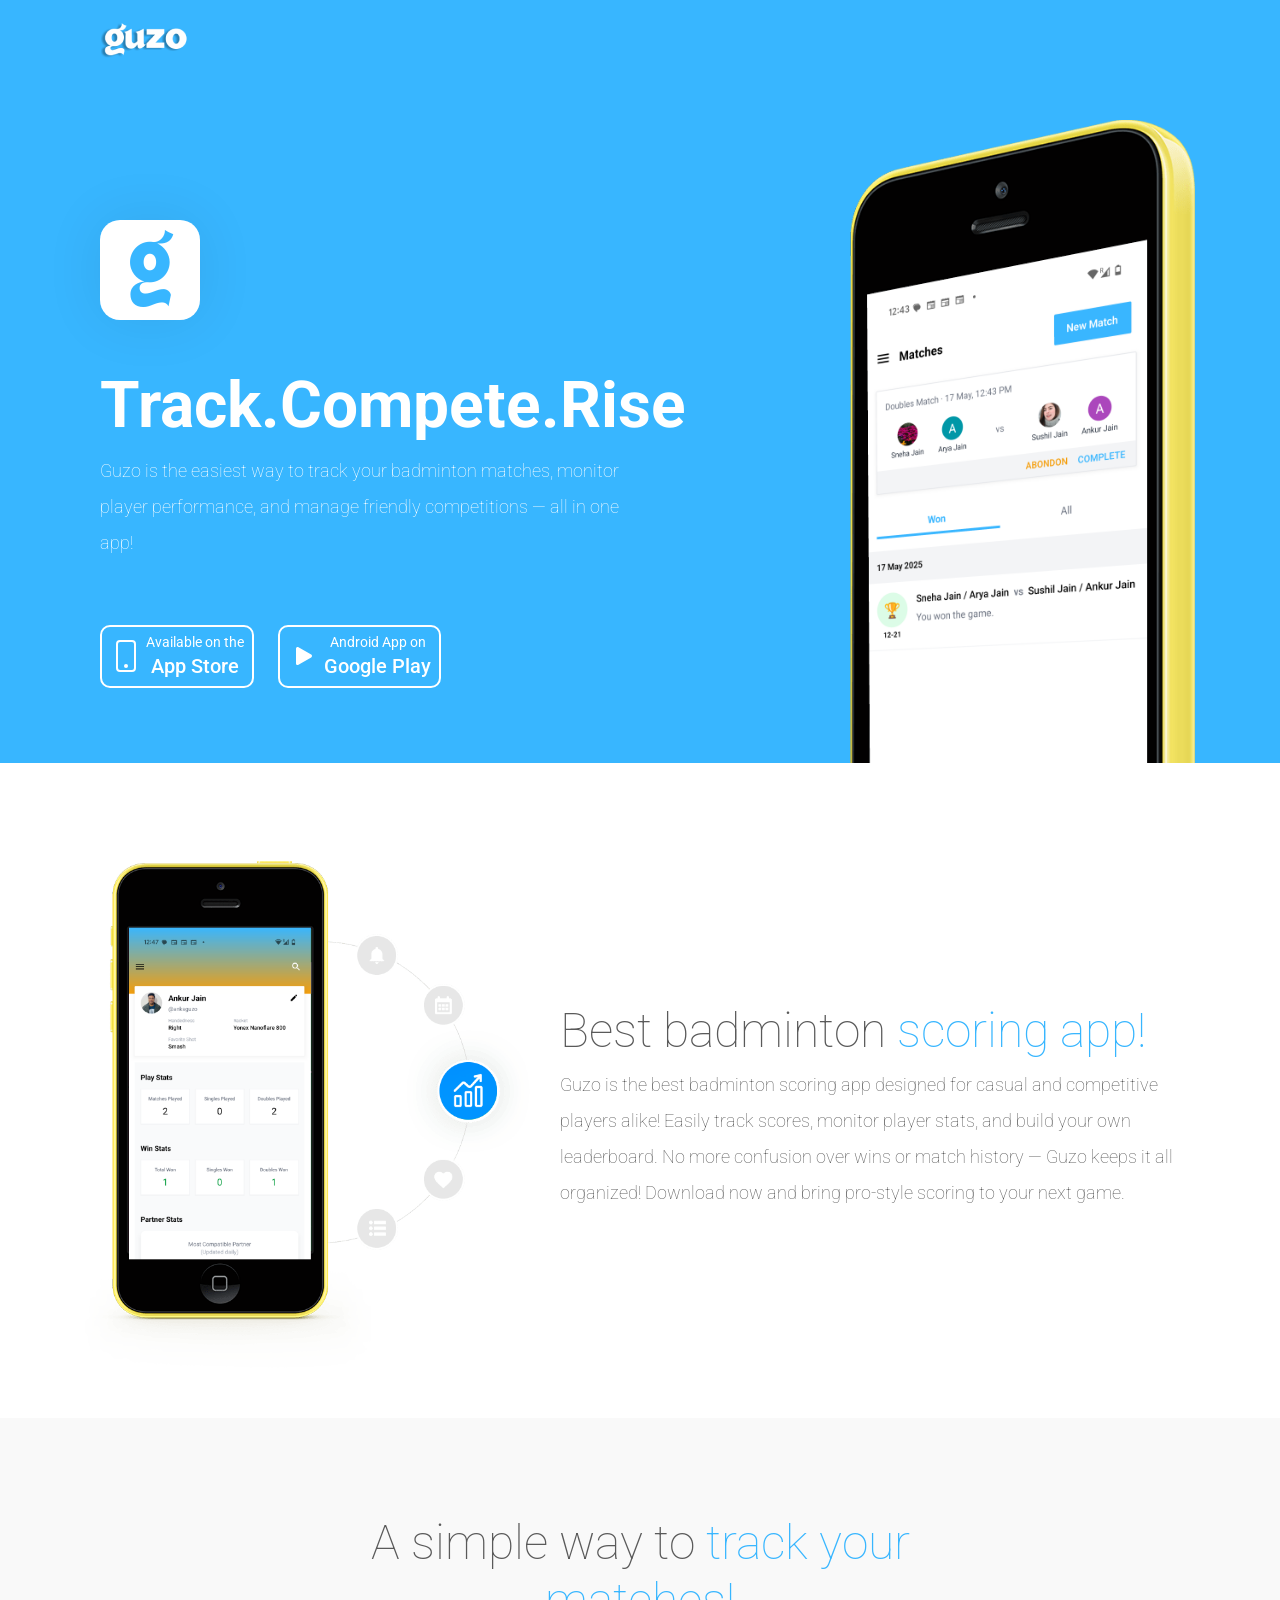
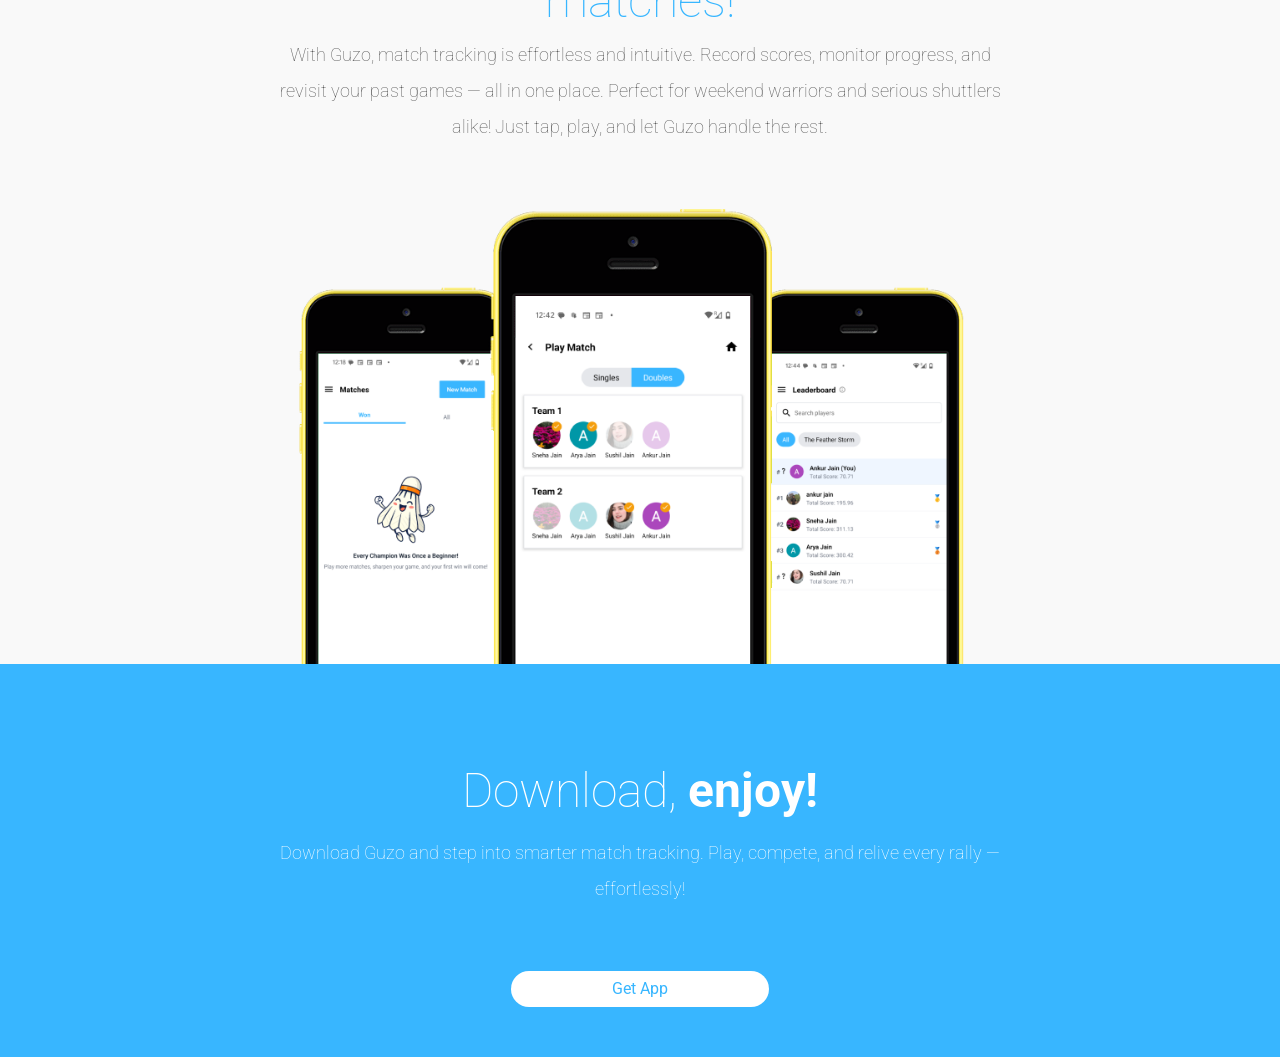
<file: index.html>
<!DOCTYPE html>
<html lang="en">

<head>
    <meta charset="UTF-8">
    <meta name="viewport" content="width=device-width, initial-scale=1.0">

    <!-- Favicon -->
    <link rel="apple-touch-icon" sizes="180x180" href="images/guzo-logo.png">
    <link rel="icon" type="image/png" sizes="32x32" href="images/guzo-logo.png">
    <link rel="icon" type="image/png" sizes="16x16" href="images/guzo-logo.png">
    <link rel="manifest" href="images/favicon/site.webmanifest">
    <meta name="msapplication-TileColor" content="#00a300">
    <meta name="theme-color" content="#ffffff">
    <!-- End of Favicon -->

    <!-- Required Social Preview MetaTags -->
    <!-- Primary Meta Tags -->
    <meta name="title" content="Guzo">
    <meta name="description"
        content="Guzo is the easiest way to track your badminton matches, monitor player performance, and manage friendly competitions — all in one app! ">

    <!-- Open Graph / Facebook -->
    <meta property="og:type" content="website">
    <meta property="og:url" content="https://guzo.co.in">
    <meta property="og:title" content="Guzo: Badminton score & stats">
    <meta property="og:description"
        content="Guzo is the easiest way to track your badminton matches, monitor player performance, and manage friendly competitions — all in one app!">
    <meta property="og:image" content="images/preview.jpg">

    <!-- Twitter -->
    <meta property="twitter:card" content="summary_large_image">
    <meta property="twitter:url" content="https://guzo.co.in">
    <meta property="twitter:title" content="Guzo: Badminton score & stats">
    <meta property="twitter:description"
        content="Guzo is the easiest way to track your badminton matches, monitor player performance, and manage friendly competitions — all in one app!">
    <meta property="twitter:image" content="images/preview.jpg">
    <!-- End Required Social Preview MetaTags -->

    <!-- ROBOTO - Google Font -->
    <link href="https://fonts.googleapis.com/css2?family=Roboto:wght@300;400;700;900&display=swap" rel="stylesheet">

    <!-- Main CSS Linking -->
    <link rel="stylesheet" href="style.css">

    <!-- Bootstrap 4.5.3 Stylesheet CDN -->
    <link rel="stylesheet" href="https://cdn.jsdelivr.net/npm/bootstrap@4.5.3/dist/css/bootstrap.min.css"
        integrity="sha384-TX8t27EcRE3e/ihU7zmQxVncDAy5uIKz4rEkgIXeMed4M0jlfIDPvg6uqKI2xXr2" crossorigin="anonymous">

    <title>Guzo: Badminton score & stats</title>
</head>

<body data-anm=".anm">
    <!-- Preloader -->
    <div class="preloader">
        <div class="loader"></div>
    </div>
    <!-- Hero Section -->
    <div id="hero" class="bg-blue">
       
        <!-- Hero Contents -->
        <div class="container text-white">
            <!-- Navbar -->
            <nav class="navbar navbar-expand-lg navbar-light pt-3 text-white">
                <!-- logo -->
                <a class="navbar-brand" href=""><img src="images/guzo-logo-white.png" alt=""></a>
            </nav>

            <!-- Hero Main Items -->
            <div class="row ml-0 mt-5">
                <div class="col-12 col-lg-8 col-md-8 hero-left">
                    <img class="rounded-icon mb-5" src="images/icon.png" alt="">
                    <h1><span class="text-bold">Track.Compete.Rise</span></h1>
                    <p class="w-75 mb-5">
                        Guzo is the easiest way to track your badminton matches, monitor player performance, 
                        and manage friendly competitions — all in one app!
                    </p>
                    <div class="download-buttons">
                        <div class="download-app pt-3 d-flex flex-row pb-5">
                            <a href="https://apps.apple.com/in/app/guzo-badminton-score-stats/id6745791437" class="text-white">
                                <div class="appstore">
                                    <div
                                        class="card border-white rounded bg-blue d-flex flex-row align-items-center  px-2 text-center">
                                        <div class="icon float-left align-items-center"><svg width="2rem" height="2rem"
                                                viewBox="0 0 16 16" class="bi bi-phone" fill="currentColor"
                                                xmlns="http://www.w3.org/2000/svg">
                                                <path fill-rule="evenodd"
                                                    d="M11 1H5a1 1 0 0 0-1 1v12a1 1 0 0 0 1 1h6a1 1 0 0 0 1-1V2a1 1 0 0 0-1-1zM5 0a2 2 0 0 0-2 2v12a2 2 0 0 0 2 2h6a2 2 0 0 0 2-2V2a2 2 0 0 0-2-2H5z" />
                                                <path fill-rule="evenodd" d="M8 14a1 1 0 1 0 0-2 1 1 0 0 0 0 2z" />
                                            </svg></div>
                                        <div class="content float-right ml-1">
                                            <small>Available on the</small>
                                            <h5>App Store</h5>
                                        </div>
                                    </div>
                                </div>
                            </a>
                            <div class="download-app ml-4">
                                <a href="https://play.google.com/store/apps/details?id=com.guzo_expo_user.guzo&pli=1" class="text-white">
                                    <div class="playstore">
                                        <div
                                            class="card border-white rounded bg-blue d-flex flex-row align-items-center px-2 text-center">
                                            <div class="icon float-left align-items-center">
                                                <svg width="2rem" height="2rem" viewBox="0 0 16 16"
                                                    class="bi bi-play-fill" fill="#ffffff"
                                                    xmlns="http://www.w3.org/2000/svg">
                                                    <path
                                                        d="M11.596 8.697l-6.363 3.692c-.54.313-1.233-.066-1.233-.697V4.308c0-.63.692-1.01 1.233-.696l6.363 3.692a.802.802 0 0 1 0 1.393z" />
                                                </svg>
                                            </div>
                                            <div class="content float-right ml-1">
                                                <small>Android App on</small>
                                                <h5>Google Play</h5>
                                            </div>
                                        </div>
                                    </div>
                                </a>
                            </div>
                        </div>
                    </div>
                </div>

                <div class="col-4 col-lg-4 col-md-4 ml-auto d-flex">
                    <img src="images/hero-right-image.png" class="hero-right-img">
                </div>
            </div>

        </div>
    </div>
    <!-- End Hero Section -->

    <!-- Features Section -->
    <section id="features" class="mt-5">
        <div class="container">
            <div class="row">
                <div class="col-12 col-lg-5 col-md-6">
                    <img src="images/features.png" alt="">
                </div>
                <div class="col-12 col-lg-7 col-md-6 d-flex flex-column my-auto">
                    <h2>Best badminton <span class="text-blue">scoring app!</span></h2>
                    <p>
                        Guzo is the best badminton scoring app designed for casual and competitive players alike!
                        Easily track scores, monitor player stats, and build your own leaderboard.
                        No more confusion over wins or match history — Guzo keeps it all organized!
                        Download now and bring pro-style scoring to your next game.
                    </p>
                </div>
            </div>
        </div>
    </section>
    <!-- End Features Section -->

    <!-- Plan Section -->
    <div id="plan" class="bg-shade text-center pt-5">
        <div class="container  pt-5">
            <div class="row">
                <div class="col-12 col-lg-8 m-auto">
                    <h2>A simple way to <span class="text-blue">track your matches!</span></h2>
                    <p>
                        With Guzo, match tracking is effortless and intuitive.
                        Record scores, monitor progress, and revisit your past games — all in one place.
                        Perfect for weekend warriors and serious shuttlers alike!
                        Just tap, play, and let Guzo handle the rest.
                    </p>
                    <img class="mt-5 text-center" src="images/app-screenshot.png" alt="">
                </div>
            </div>
        </div>
    </div>

    <!-- Footer Section -->
    <section id="footer" class="text-white text-center">
        <div class="container pt-5">
            <div class="row">
                <div class="col-12 col-lg-8 m-auto">
                    <h2 class="mb-3">Download, <span class="text-bold">enjoy!</span></h2>
                    <p>
                        Download Guzo and step into smarter match tracking.
                        Play, compete, and relive every rally — effortlessly!
                    </p>
                    <a class="our-app-btn btn mt-5" href="#">Get App</a>
                </div>
            </div>
        </div>
    </section>
    <!-- End Footer Section -->

    <!--   Bootstrap jQuery CDN   -->
    <script src="https://code.jquery.com/jquery-3.5.1.slim.min.js" integrity="sha384-DfXdz2htPH0lsSSs5nCTpuj/zy4C+OGpamoFVy38MVBnE+IbbVYUew+OrCXaRkfj" crossorigin="anonymous"></script>
    <script src="https://cdn.jsdelivr.net/npm/bootstrap@4.5.3/dist/js/bootstrap.bundle.min.js" integrity="sha384-ho+j7jyWK8fNQe+A12Hb8AhRq26LrZ/JpcUGGOn+Y7RsweNrtN/tE3MoK7ZeZDyx" crossorigin="anonymous"></script>
    
    <script>
        // Anm © 2014-2015 Andrey Polischuk github.com/andrepolischuk/anm
            !function () { "use strict"; function g() { } function i(a) { var b = {}; return b.x = a.clientX - window.innerWidth / 2 || 0, b.y = a.clientY - window.innerHeight / 2 || 0, b.fi = Math.atan(0 === b.x ? 1 / 0 : -b.y / b.x) + (b.x < 0 ? Math.PI : -b.y < 0 ? 2 * Math.PI : 0), b.s = 45 * Math.sin(2 * b.fi) / 100, b.x /= 100, b.y /= 100, b.r = 2 * (Math.sqrt(Math.pow(b.x, 2) + Math.pow(b.y, 2)) / Math.sqrt(Math.pow(window.innerWidth, 2) + Math.pow(window.innerHeight, 2))), b } function j(a) { for (var b = {}, c = 0; c < e.length; c++)b[e[c]] = +a.getAttribute("data-speed-" + e[c]) || 0; return b } function k(a, b) { var c = {}; return c.x = a.x * b.x + "px", c.y = a.y * b.y + "px", c.scale = 1 + a.r * b.scale, c.opacity = 1 - a.r * Math.abs(b.opacity), c.rotate = 100 * -a.s * a.r * b.rotate + "deg", c } function l(a, c) { if (b) a.style.marginLeft = c.x, a.style.marginTop = c.y; else { for (var d in f) f.hasOwnProperty(d) && (a.style[d] = [f[d], "(", c.x + "," + c.y, "translate" === f[d] ? "" : ",0", ") scale(", c.scale, ") rotate(", c.rotate, ")"].join("")); a.style.opacity = c.opacity, a.style.MozOpacity = c.opacity } } function m(a) { if (!d) { a = "touchmove" === a.type ? a.changedTouches[0] : a; for (var b, c, g, e = i(a), f = 0; f < h.length; f++)g = h[f], b = j(g), c = k(e, b), l(g, c) } } var a = document.body.getAttribute("data-anm"); if (a) { var d, b = /MSIE.\d+\./gi.test(navigator.userAgent) && +navigator.userAgent.replace(/.*MSIE.(\d+)\..*/gi, "$1") < 9, c = "ontouchstart" in window || "onmsgesturechange" in window ? "touchmove" : "mousemove", e = ["x", "y", "scale", "opacity", "rotate"], f = { webkitTransform: "translate3d", MozTransform: "translate3d", msTransform: "translate3d", OTransform: "translate", transform: "translate3d" }, h = g.elements = document.querySelectorAll(a); g.on = function () { d = !1 }, g.off = function () { d = !0 }, g.toggle = function () { d = !d }, m({}), window.addEventListener ? window.addEventListener(c, m, !1) : window.attachEvent("onmousemove", function () { m.call(window, window.event) }), "function" == typeof define && define.amd ? define([], function () { return g }) : "undefined" != typeof module && module.exports ? module.exports = g : this.anm = g } }.call(this);


            // Preloader
            document.querySelector(".preloader").classList.add("opacity-0");
            setTimeout(function () {
                document.querySelector(".preloader").style.display = "none";
            }, 1000);

            // Initialize plugin
            anm.on();
    </script>
</body>

</html>
</file>
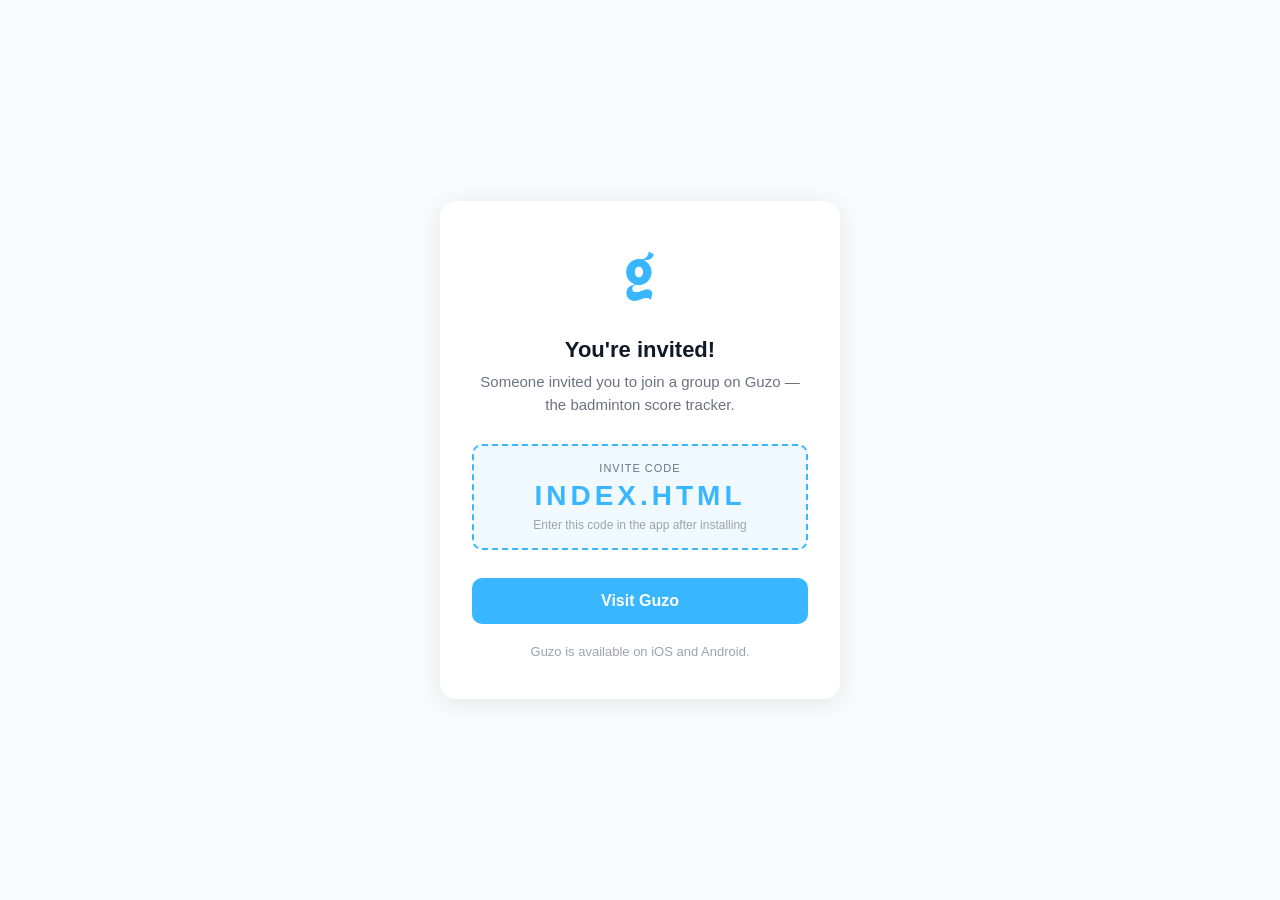
<file: join/index.html>
<!DOCTYPE html>
<html lang="en">
<head>
  <meta charset="UTF-8" />
  <meta name="viewport" content="width=device-width, initial-scale=1.0" />
  <title>Join Group on Guzo</title>

  <!-- Open Graph / WhatsApp link preview -->
  <meta property="og:type" content="website" />
  <meta property="og:title" content="You're invited to join a group on Guzo!" />
  <meta property="og:description" content="Guzo — Track badminton scores, stats and leaderboards with your squad." />
  <meta property="og:image" content="https://guzo.co.in/images/guzo-logo.png" />
  <meta property="og:image:width" content="512" />
  <meta property="og:image:height" content="512" />
  <meta property="og:url" content="https://guzo.co.in" />
  <meta property="og:site_name" content="Guzo" />

  <!-- Twitter / iMessage -->
  <meta name="twitter:card" content="summary" />
  <meta name="twitter:title" content="You're invited to join a group on Guzo!" />
  <meta name="twitter:description" content="Guzo — Track badminton scores, stats and leaderboards with your squad." />
  <meta name="twitter:image" content="https://guzo.co.in/images/guzo-logo.png" />
  <style>
    * { margin: 0; padding: 0; box-sizing: border-box; }

    body {
      font-family: -apple-system, BlinkMacSystemFont, "Segoe UI", Roboto, sans-serif;
      background: #f9fafb;
      min-height: 100vh;
      display: flex;
      align-items: center;
      justify-content: center;
      padding: 24px;
    }

    .card {
      background: white;
      border-radius: 16px;
      padding: 40px 32px;
      max-width: 400px;
      width: 100%;
      text-align: center;
      box-shadow: 0 4px 24px rgba(0,0,0,0.08);
    }

    .logo {
      width: 72px;
      height: 72px;
      border-radius: 18px;
      margin: 0 auto 20px;
    }

    h1 {
      font-size: 22px;
      font-weight: 700;
      color: #111827;
      margin-bottom: 8px;
    }

    .subtitle {
      font-size: 15px;
      color: #6b7280;
      margin-bottom: 28px;
      line-height: 1.5;
    }

    .code-box {
      background: #f0f9ff;
      border: 2px dashed #38b6ff;
      border-radius: 10px;
      padding: 16px;
      margin-bottom: 28px;
    }

    .code-label {
      font-size: 11px;
      text-transform: uppercase;
      letter-spacing: 1px;
      color: #6b7280;
      margin-bottom: 6px;
    }

    .code {
      font-size: 28px;
      font-weight: 800;
      color: #38b6ff;
      letter-spacing: 4px;
    }

    .code-hint {
      font-size: 12px;
      color: #9ca3af;
      margin-top: 6px;
    }

    .btn {
      display: block;
      width: 100%;
      padding: 14px;
      border-radius: 10px;
      font-size: 16px;
      font-weight: 600;
      text-decoration: none;
      margin-bottom: 12px;
      cursor: pointer;
      border: none;
    }

    .btn-primary {
      background: #38b6ff;
      color: white;
    }

    .btn-secondary {
      background: #f3f4f6;
      color: #374151;
    }

    .divider {
      font-size: 12px;
      color: #9ca3af;
      margin: 4px 0 16px;
    }

    .redirect-msg {
      font-size: 13px;
      color: #9ca3af;
      margin-top: 20px;
    }

    .hidden { display: none; }
  </style>
</head>
<body>
  <div class="card">
    <img class="logo" src="/images/guzo-logo.png" alt="Guzo" onerror="this.style.display='none'" />

    <h1>You're invited!</h1>
    <p class="subtitle" id="subtitle">Someone invited you to join a group on Guzo — the badminton score tracker.</p>

    <div class="code-box">
      <div class="code-label">Invite Code</div>
      <div class="code" id="invite-code">——</div>
      <div class="code-hint">Enter this code in the app after installing</div>
    </div>

    <a id="store-btn" href="#" class="btn btn-primary">Download Guzo</a>

    <div class="divider" id="already-have-hint">Already have the app?</div>
    <a id="open-btn" href="#" class="btn btn-secondary hidden">Open in App</a>

    <p class="redirect-msg" id="redirect-msg">Redirecting you to the store...</p>
  </div>

  <script>
    // Extract invite code from URL: /join/CODE?from=Name&group=GroupName
    const pathParts = window.location.pathname.split('/').filter(Boolean);
    const code = pathParts[pathParts.length - 1] || '';
    const params = new URLSearchParams(window.location.search);
    const fromName = params.get('from');
    const groupName = params.get('group');

    if (code && code !== 'join') {
      document.getElementById('invite-code').textContent = code.toUpperCase();
    }

    if (fromName) {
      const subtitle = groupName
        ? `${fromName} invited you to join <strong>${groupName}</strong> on Guzo — the badminton score tracker.`
        : `${fromName} invited you to join a group on Guzo — the badminton score tracker.`;
      document.getElementById('subtitle').innerHTML = subtitle;
    }

    const isIOS = /iPad|iPhone|iPod/.test(navigator.userAgent) && !window.MSStream;
    const isAndroid = /Android/.test(navigator.userAgent);

    const IOS_STORE = 'https://apps.apple.com/in/app/guzo-badminton-score-stats/id6745791437';
    const ANDROID_STORE = 'https://play.google.com/store/apps/details?id=com.guzo_expo_user.guzo';
    const DESKTOP_URL = 'https://guzo.co.in';
    const DEEP_LINK = `https://guzo.co.in/join/${code}${window.location.search}`;

    const storeBtn = document.getElementById('store-btn');
    const openBtn = document.getElementById('open-btn');
    const redirectMsg = document.getElementById('redirect-msg');
    const alreadyHaveHint = document.getElementById('already-have-hint');

    if (isIOS) {
      storeBtn.href = IOS_STORE;
      storeBtn.textContent = 'Download on the App Store';
      openBtn.href = DEEP_LINK;
      openBtn.textContent = 'Open in App';
      openBtn.classList.remove('hidden');
      setTimeout(() => { window.location.href = IOS_STORE; }, 1500);
    } else if (isAndroid) {
      storeBtn.href = ANDROID_STORE;
      storeBtn.textContent = 'Get it on Google Play';
      openBtn.href = DEEP_LINK;
      openBtn.textContent = 'Open in App';
      openBtn.classList.remove('hidden');
      setTimeout(() => { window.location.href = ANDROID_STORE; }, 1500);
    } else {
      // Desktop — no store redirect
      storeBtn.href = DESKTOP_URL;
      storeBtn.textContent = 'Visit Guzo';
      alreadyHaveHint.classList.add('hidden');
      redirectMsg.textContent = 'Guzo is available on iOS and Android.';
    }
  </script>
</body>
</html>
</file>
<file: style.css>
/* CSS Global Rules */
* {
    margin: 0;
    padding: 0;
    box-sizing: border-box;
    font-family: "Roboto",
        sans-serif !important;
    scroll-behavior: smooth;
}

html {
    font-size: 16px !important;
}

body {
    font-size: 1.125rem !important;
    overflow-x: hidden;
    color: #5a5a5a !important;
}

h1 {
    font-size: 4rem !important;
}

h2 {
    font-size: 3rem !important;
    font-weight: 100 !important;
}

h1,
h2 {
    font-weight: 100 !important;
}

p {
    font-size: 1.125rem !important;
    line-height: 2;
    font-weight: 100;
}

img {
    -moz-user-select: none;
    -ms-user-select: none;
    -webkit-user-drag: none;
    -webkit-user-select: none;
    user-drag: none;
    user-select: none;
    height: auto;
    max-width: 100%;
    pointer-events: none;
}

::selection {
    background-color: #2ecc71;
    color: #ffffff;
}

.btn:focus {
    box-shadow: none !important;
}

/* Preloader */
.preloader {
    background-color: #ffffff;
    position: fixed;
    left: 0;
    top: 0;
    height: 100%;
    width: 100%;
    z-index: 150;
    display: flex;
    display: -ms-flexbox;
    -ms-flex-align: center;
    -ms-flex-pack: center;
    align-items: center;
    justify-content: center;
    transition: all 1s ease;
    -webkit-transition: all 1s ease;
}

.preloader.opacity-0 {
    opacity: 0;
}

.preloader .loader {
    height: 2.5rem;
    width: 2.5rem;
    border: 0.25rem solid #2ecc71;
    border-radius: 50%;
    border-top: 0.25rem solid transparent;
    border-bottom: 0.25rem solid transparent;
    animation: spin 2s linear infinite;
    -webkit-animation: spin 0.8s linear infinite;
}

@keyframes spin {
    0% {
        transform: rotate(0deg);
        -webkit-transform: rotate(0deg);
    }

    100% {
        transform: rotate(360deg);
        -webkit-transform: rotate(360deg);
    }
}

@-webkit-keyframes spin {
    0% {
        transform: rotate(0deg);
        -webkit-transform: rotate(0deg);
    }

    100% {
        transform: rotate(360deg);
        -webkit-transform: rotate(360deg);
    }
}

/* End: Preloader */

/* End CSS Global Rules */

/* Reusable Components */

section {
    padding: 3.125rem 0;
}

/* End Reusable Components */

/* Custom Classes */

/* Custom Classes for Texts */
.text-green {
    color: #2ecc71 !important;
    font-weight: 100 !important;
}

.text-blue {
    color: #38b6ff !important;
    font-weight: 100 !important;
}

.text-gray {
    color: #b4b4b4 !important;
}

.text-metal {
    color: #5a5a5a !important;
    font-weight: 100 !important;
}

.text-bold {
    font-weight: 700 !important;
}

/* Custom Classes for Backgrounds */
.bg-green {
    background: #2ecc71 !important;
}

.bg-blue {
    background: #38b6ff !important;
}

.bg-shade {
    background: #f9f9f9 !important;
}

.beta-modal {
    border-radius: 12px;
    overflow: hidden;
  }
  .beta-modal .modal-header {
    padding: 0.8rem 1.3rem;
  }
  .beta-modal .modal-title {
    color: #000;
    font-size: 1rem !important;
  }
  .beta-modal .close {
    color: #000;
    opacity: 0.6;
  }
  .beta-modal .modal-body {
    color: #000;
    padding: 1.5rem;
    font-size: 1rem !important;
  }
  .beta-modal .modal-body a {
    text-decoration: none;
  }
  .beta-modal .modal-body a:hover {
    text-decoration: underline;
  }

/* Custom Button */
.get-app {
    padding: 0.3125rem 1.875rem !important;
    color: #38b6ff !important;
    background-color: #fff !important;
    border-radius: 3.125rem !important;
}

/* End Custom Classes */

/* Main Styles */

/* Hero Section Styling */

/* Navbar Styling */
.navbar-light .navbar-toggler {
    border: 0.0625rem solid transparent !important;
    outline: 0.0625rem solid transparent !important;

}

.navbar-light .navbar-nav .nav-link {
    color: #ffffff !important;
}

.navbar-light .navbar-nav .nav-link:hover,
.navbar-light .navbar-nav .nav-link:active {
    color: #f9f9f9 !important;
}

.navbar-nav li {
    margin-left: 1.875rem !important;
}

#hero {
    color: #ffffff;
    height: 100%;
    width: 100%;
    position: relative;
}

.bg-image img {
    position: absolute;
    left: 0;
    right: 0;
    margin-left: auto;
    margin-right: auto;
    filter: blur(0.3125rem);
    overflow-x: hidden;
}

.hero-left {
    margin-top: 6.25rem;
}

.rounded-icon {
    border-radius: 1.25rem;
    box-shadow: 0 0 3.75rem #00000015;
}

.appstore .card,
.playstore .card {
    border: 0.125rem solid #ffffff !important;
    border-radius: 0.625rem !important;
}

/* End Hero Section Styling */

#plan .container {
    position: relative;
    padding-top: 3.125rem;
}

.plan-bg-image {
    position: absolute;
    bottom: 10%;
    filter: blur(0.3125rem);

}

/* End Plan Section */

/* Manage Section */
.item-image img {
    width: 5rem !important;
}

.food-items p {
    line-height: 1 !important;
}

.screen {
    display: none;
}

/* End Manage Section */

/* Footer Section */
#footer {
    background: #38b6ff;
    background-position: center center;
    background-size: contain;
}

.our-app-btn {
    padding: 0.3125rem 100px !important;
    color: #38b6ff !important;
    background-color: #fff !important;
    border-radius: 3.125rem !important;
}

.btn:hover {
    transform: scale(1.1);
    transition: .3s;
}

/* End Footer Section */

/* End Main Styles */

/* Extra small devices (portrait phones, less than 576px) */
@media (max-width: 575.98px) {
    body {
        font-size: 16px !important;
        text-align: center !important;
    }

    h1 {
        font-size: 40px !important;
    }

    h2 {
        font-size: 30px !important;
    }

    .bg-image img {
        top: 300px !important;
        overflow: hidden !important;
    }

    #hero .row {
        margin-top: 0 !important;
        margin-right: 0 !important;
    }

    #hero .row p {
        width: 100% !important;
        margin: 0 !important;
    }

    .download-app {
        display: flex !important;
        flex-direction: row !important;
        justify-content: center;
        flex-wrap: wrap;
        align-items: center !important;
    }

    .download-app > * {
        margin: 0.5rem !important;
    }
    
    .hero-right-img {
        display: none !important;
    }

    .hero-left {
        text-align: center;
        align-items: center;
        justify-content: center;
        display: flex;
        flex-direction: column;
    }
    
    .hero-left h1 {
        font-size: 2rem !important;
        margin-bottom: 1rem;
    }
  
    .screen {
        display: block !important;
    }
}

/* Small devices (landscape phones, 576px and up) */
@media (min-width: 576px) and (max-width: 767.98px) {
    body {
        text-align: center !important;
    }

    h1 {
        font-size: 50px !important;
    }

    h2 {
        font-size: 40px !important;
    }

    .bg-image img {
        top: 300px !important;
    }

    #hero .row {
        margin-top: 0 !important;
        margin-right: 0 !important;
    }

    #hero .row p {
        width: 100% !important;
        margin: 0 !important;
    }

    .download-buttons {
        margin-left: 15% !important;
    }

    #manage .row p {
        margin-right: 0 !important;
    }
    
    .hero-right-img {
        display: none !important;
    }
}

/* Medium devices (tablets, 768px and up) */
@media (min-width: 768px) and (max-width: 991.98px) {

    h1 {
        font-size: 50px !important;
    }

    h2 {
        font-size: 40px !important;
    }

    .bg-image img {
        top: 300px !important;
    }

    #hero .row {
        margin-top: 0 !important;
        margin-right: 0 !important;
    }

    #hero .row p {
        width: 100% !important;
        margin: 0 !important;
    }

    #manage {
        text-align: center !important;
    }
}

@media (max-width: 1900px) {
    .bg-image img {
        top: 100px !important;
        overflow-x: hidden !important;
    }
}
</file>
